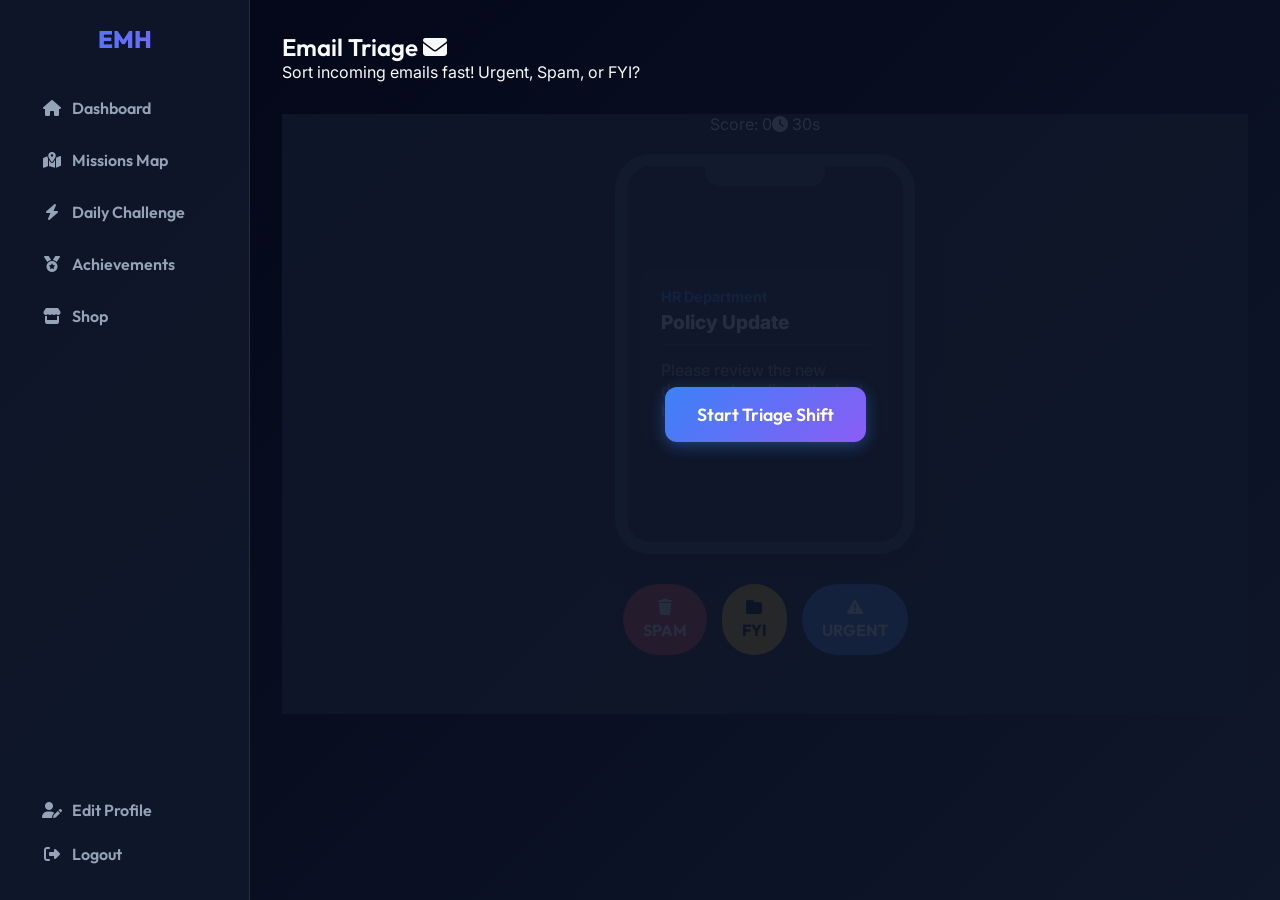
<file: email_triage.html>
<!DOCTYPE html>
<html lang="en">

<head>
    <meta charset="UTF-8">
    <meta name="viewport" content="width=device-width, initial-scale=1.0">
    <title>English Mission Hub - Email Triage</title>
    <link
        href="https://fonts.googleapis.com/css2?family=Outfit:wght@400;600;800;900&family=Inter:wght@400;500;600&display=swap"
        rel="stylesheet">
    <link rel="stylesheet" href="https://cdnjs.cloudflare.com/ajax/libs/font-awesome/6.4.0/css/all.min.css">
    <link rel="stylesheet" href="style.css">
</head>

<body>
    <div id="app-container">
        <div id="screen-email-triage" class="screen active layout-app">
            <aside class="sidebar">
                <div class="sidebar-logo">EMH</div>
                <nav class="sidebar-nav">
                    <button class="nav-item" onclick="navigateTo('dashboard.html')"><i class="fa-solid fa-house"></i>
                        <span>Dashboard</span></button>
                    <button class="nav-item" onclick="navigateTo('map.html')"><i
                            class="fa-solid fa-map-location-dot"></i> <span>Missions Map</span></button>
                    <button class="nav-item" onclick="navigateTo('daily_challenge.html')"><i
                            class="fa-solid fa-bolt"></i> <span>Daily Challenge</span></button>
                    <button class="nav-item" onclick="navigateTo('achievements.html')"><i class="fa-solid fa-medal"></i>
                        <span>Achievements</span></button>
                    <button class="nav-item" onclick="navigateTo('shop.html')"><i class="fa-solid fa-store"></i>
                        <span>Shop</span></button>

                </nav>
                <div class="sidebar-bottom">
                    <button class="nav-item" onclick="navigateTo('settings.html')"><i class="fa-solid fa-user-edit"></i>
                        <span>Edit Profile</span></button>
                    <button class="nav-item text-danger" onclick="logout()"><i
                            class="fa-solid fa-right-from-bracket"></i> <span>Logout</span></button>
                </div>
            </aside>
            <main class="main-content">
                <header class="topbar">
                    <div class="greeting">
                        <h2>Email Triage <i class="fa-solid fa-envelope text-primary"></i></h2>
                        <p>Sort incoming emails fast! Urgent, Spam, or FYI?</p>
                    </div>
                </header>

                <div class="triage-container">
                    <div class="game-hud flex-between">
                        <div class="score-hud">Score: <span id="triage-score">0</span></div>
                        <div class="timer-hud"><i class="fa-solid fa-clock"></i> <span id="triage-timer">30</span>s
                        </div>
                    </div>

                    <div class="phone-frame">
                        <div class="email-card" id="email-card">
                            <div class="email-sender" id="email-sender">HR Department</div>
                            <div class="email-subject" id="email-subject">Policy Update</div>
                            <div class="email-body" id="email-body">Please review the new dress code policy attached
                                before next month.</div>
                        </div>
                    </div>

                    <div class="triage-actions">
                        <button class="btn-triage spam" onclick="sortEmail('spam')"><i class="fa-solid fa-trash"></i>
                            SPAM</button>
                        <button class="btn-triage fyi" onclick="sortEmail('fyi')"><i class="fa-solid fa-folder"></i>
                            FYI</button>
                        <button class="btn-triage urgent" onclick="sortEmail('urgent')"><i
                                class="fa-solid fa-triangle-exclamation"></i> URGENT</button>
                    </div>

                    <div class="start-overlay" id="triage-start-overlay">
                        <button class="btn-primary btn-large pulse-effect" onclick="startTriageGame()">Start Triage
                            Shift</button>
                    </div>
                </div>
            </main>
        </div>
    </div>
    <script src="script.js"></script>
</body>

</html>
</file>
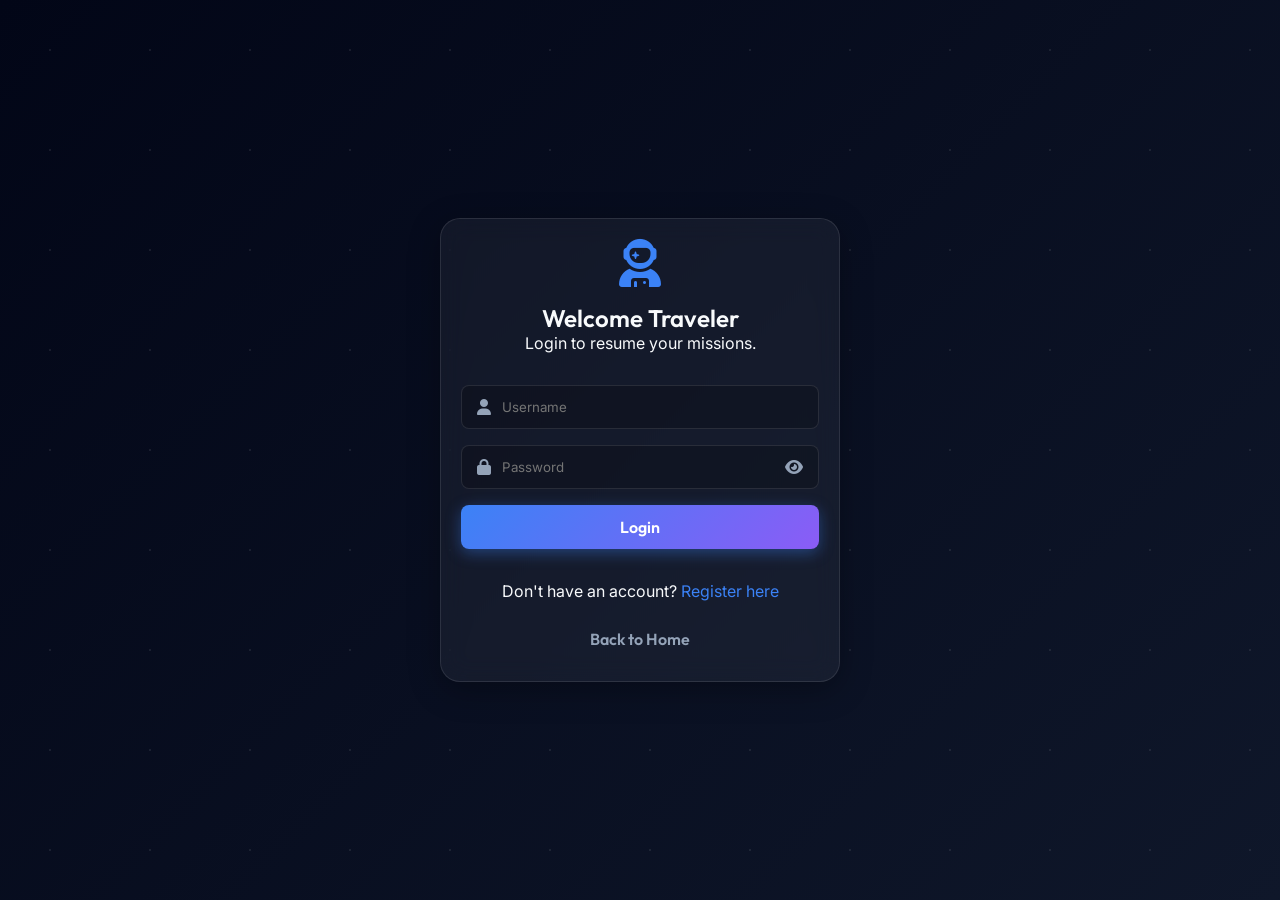
<file: login.html>
<!DOCTYPE html>
<html lang="en">

<head>
    <meta charset="UTF-8">
    <meta name="viewport" content="width=device-width, initial-scale=1.0">
    <title>English Mission Hub - Login</title>
    <link
        href="https://fonts.googleapis.com/css2?family=Outfit:wght@400;600;800;900&family=Inter:wght@400;500;600&display=swap"
        rel="stylesheet">
    <link rel="stylesheet" href="https://cdnjs.cloudflare.com/ajax/libs/font-awesome/6.4.0/css/all.min.css">
    <link rel="stylesheet" href="style.css">
</head>

<body>
    <div id="app-container">
        <!-- 2. LOGIN / REGISTER PAGE -->
        <div id="screen-login" class="screen active">
            <div class="auth-container">
                <div class="glass-card auth-card">
                    <div class="auth-header">
                        <i class="fa-solid fa-user-astronaut fa-3x text-accent"></i>
                        <h2>Welcome Traveler</h2>
                        <p>Login to resume your missions.</p>
                    </div>
                    <form id="login-form" onsubmit="handleLogin(event)">
                        <div class="input-group">
                            <i class="fa-solid fa-user"></i>
                            <input type="text" id="username" placeholder="Username" required>
                        </div>
                        <div class="input-group">
                            <i class="fa-solid fa-lock"></i>
                            <input type="password" id="password" placeholder="Password" required>
                            <i class="fa-solid fa-eye" id="toggle-password"></i>
                        </div>
                        <button type="submit" class="btn-primary btn-full">Login</button>
                    </form>
                    <div class="auth-footer">
                        <p>Don't have an account? <a href="javascript:void(0)" onclick="navigateTo('register.html')"
                                class="text-accent">Register here</a></p>
                        <button class="btn-ghost" onclick="navigateTo('index.html')">Back to Home</button>
                    </div>
                </div>
            </div>
        </div>
    </div>
    <script src="script.js"></script>
</body>

</html>
</file>
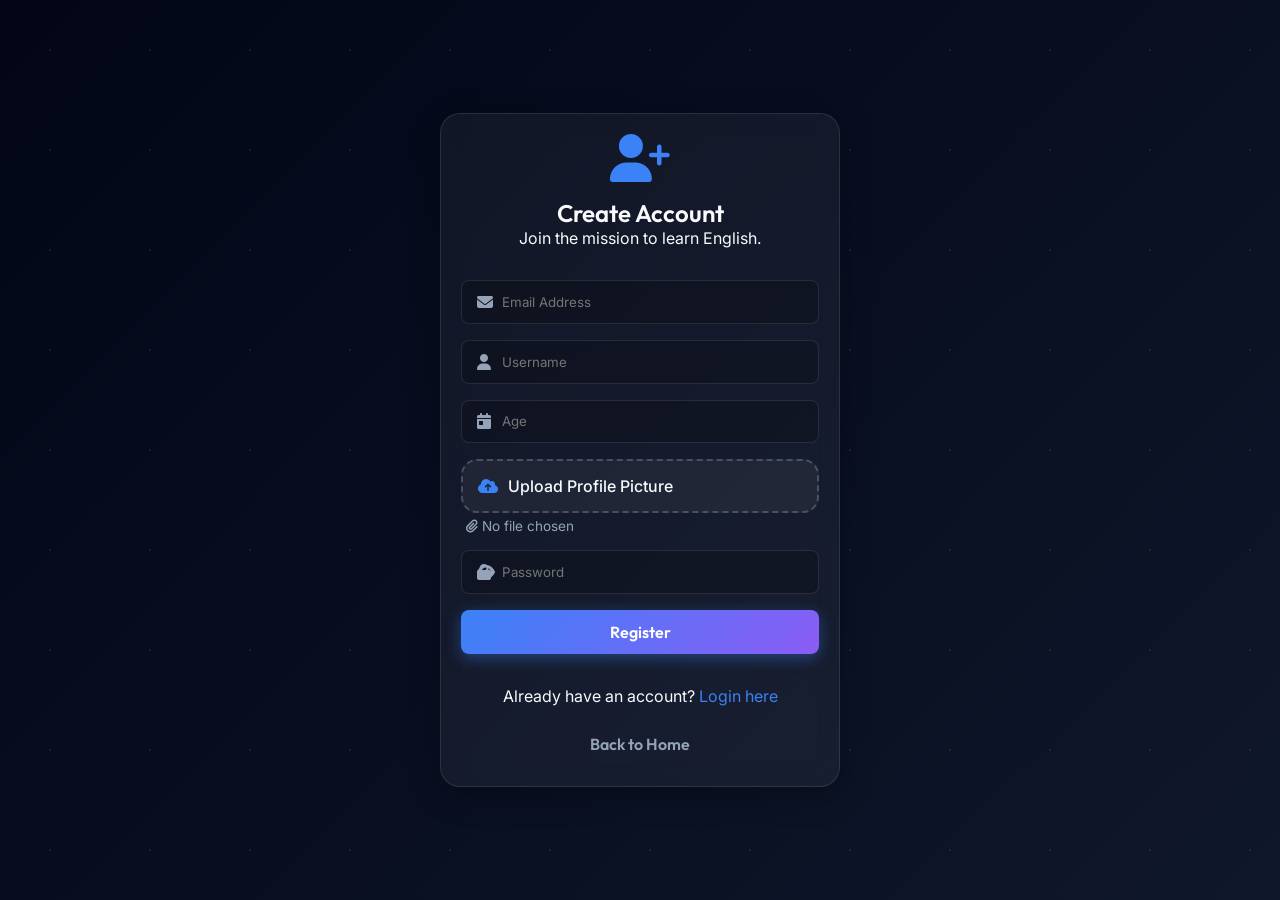
<file: register.html>
<!DOCTYPE html>
<html lang="en">

<head>
    <meta charset="UTF-8">
    <meta name="viewport" content="width=device-width, initial-scale=1.0">
    <title>English Mission Hub - Register</title>
    <link
        href="https://fonts.googleapis.com/css2?family=Outfit:wght@400;600;800;900&family=Inter:wght@400;500;600&display=swap"
        rel="stylesheet">
    <link rel="stylesheet" href="https://cdnjs.cloudflare.com/ajax/libs/font-awesome/6.4.0/css/all.min.css">
    <link rel="stylesheet" href="style.css">
</head>

<body>
    <div id="app-container">
        <!-- REGISTER PAGE -->
        <div id="screen-register" class="screen active">
            <div class="auth-container">
                <div class="glass-card auth-card">
                    <div class="auth-header">
                        <i class="fa-solid fa-user-plus fa-3x text-accent"></i>
                        <h2>Create Account</h2>
                        <p>Join the mission to learn English.</p>
                    </div>
                    <form id="register-form" onsubmit="handleRegister(event)">
                        <div class="input-group">
                            <i class="fa-solid fa-envelope"></i>
                            <input type="email" id="reg-email" placeholder="Email Address" required>
                        </div>
                        <div class="input-group">
                            <i class="fa-solid fa-user"></i>
                            <input type="text" id="reg-username" placeholder="Username" required>
                        </div>
                        <div class="input-group">
                            <i class="fa-solid fa-calendar-day"></i>
                            <input type="number" id="reg-age" placeholder="Age" min="5" max="100" required>
                        </div>
                        <div class="file-upload-wrapper">
                            <label for="reg-profile-pic" class="file-upload-label">
                                <i class="fa-solid fa-cloud-arrow-up text-accent"></i>
                                <span>Upload Profile Picture</span>
                            </label>
                            <input type="file" id="reg-profile-pic" accept="image/*" class="file-upload-input"
                                onchange="updateFileName(this)" required>
                            <div class="file-name-display"><i class="fa-solid fa-paperclip"></i> No file chosen</div>
                        </div>
                        <div class="input-group">
                            <i class="fa-solid fa-lock"></i>
                            <input type="password" id="reg-password" placeholder="Password" required>
                            <i class="fa-solid fa-eye" id="toggle-reg-password"></i>
                        </div>
                        <button type="submit" class="btn-primary btn-full">Register</button>
                    </form>
                    <div class="auth-footer">
                        <p>Already have an account? <a href="javascript:void(0)" onclick="navigateTo('login.html')"
                                class="text-accent">Login here</a></p>
                        <button class="btn-ghost" onclick="navigateTo('index.html')">Back to Home</button>
                    </div>
                </div>
            </div>
        </div>

        <!-- PLACEMENT TEST MODAL -->
        <div id="placement-test-overlay" class="placement-test-overlay">
            <div class="placement-card">
                <div class="pt-icon"><i class="fa-solid fa-graduation-cap"></i></div>
                <h2>Placement Test</h2>
                <p class="pt-subtitle">Answer 5 questions to determine your starting level.</p>

                <div class="pt-progress" id="pt-progress">
                    <div class="pt-dot active"></div>
                    <div class="pt-dot"></div>
                    <div class="pt-dot"></div>
                    <div class="pt-dot"></div>
                    <div class="pt-dot"></div>
                </div>

                <div id="pt-question-area">
                    <div class="pt-question" id="pt-question-text">Loading question...</div>
                    <div class="pt-options" id="pt-options">
                        <!-- Options injected by JS -->
                    </div>
                </div>

                <div id="pt-result-area" class="pt-result" style="display:none;">
                    <h3>🎉 Test Complete!</h3>
                    <p>Your English level is:</p>
                    <div class="pt-level-badge" id="pt-level-badge">Beginner</div>
                    <p class="pt-subtitle" id="pt-result-desc">You'll start at Level 1.</p>
                    <button class="btn-primary btn-full mt-3" onclick="finalizePlacementAndLogin()">
                        <i class="fa-solid fa-rocket"></i> Start Learning!
                    </button>
                </div>
            </div>
        </div>
    </div>
    <script src="script.js"></script>
</body>

</html>
</file>
<file: style.css>
:root {
    /* Colors */
    --bg-dark: #0f172a;
    --bg-darker: #020617;
    --bg-card: rgba(30, 41, 59, 0.7);
    --primary-blue: #3b82f6;
    --primary-purple: #8b5cf6;
    --accent-gold: #fbbf24;
    --text-main: #f8fafc;
    --text-muted: #94a3b8;
    --danger: #ef4444;
    --success: #22c55e;

    /* Typography */
    --font-heading: 'Outfit', sans-serif;
    --font-body: 'Inter', sans-serif;

    /* Effects */
    --glass-border: 1px solid rgba(255, 255, 255, 0.1);
    --glass-shadow: 0 8px 32px 0 rgba(0, 0, 0, 0.37);
    --border-radius: 16px;
    --transition-fast: 0.2s ease;
    --transition-smooth: 0.3s cubic-bezier(0.4, 0, 0.2, 1);
}

html {
    scroll-behavior: smooth;
}

* {
    margin: 0;
    padding: 0;
    box-sizing: border-box;
}

body {
    font-family: var(--font-body);
    background: linear-gradient(135deg, var(--bg-darker) 0%, var(--bg-dark) 100%);
    color: var(--text-main);
    min-height: 100vh;
    overflow-x: hidden;
}

#app-container {
    animation: appFadeIn 0.3s ease-out;
}

@keyframes appFadeIn {
    from {
        opacity: 0;
        transform: translateY(10px);
    }

    to {
        opacity: 1;
        transform: translateY(0);
    }
}

h1,
h2,
h3,
h4,
h5,
h6 {
    font-family: var(--font-heading);
    font-weight: 600;
}

a {
    color: var(--primary-blue);
    text-decoration: none;
    transition: var(--transition-fast);
}

a:hover {
    color: var(--primary-purple);
}

/* Utilities */
.text-accent {
    color: var(--primary-blue);
}

.text-gold {
    color: var(--accent-gold);
}

.text-orange {
    color: #f97316;
}

.text-yellow {
    color: #eab308;
}

.text-danger {
    color: var(--danger);
}

.text-muted {
    color: var(--text-muted);
}

.bg-blue {
    background-color: var(--primary-blue);
}

.fill-accent {
    background: linear-gradient(90deg, var(--primary-blue), var(--primary-purple));
}

.mt-2 {
    margin-top: 1rem;
}

.mt-3 {
    margin-top: 1.5rem;
}

.mt-4 {
    margin-top: 2rem;
}

.flex-between {
    display: flex;
    justify-content: space-between;
    align-items: center;
}

.col-span-2 {
    grid-column: span 2;
}

.text-small {
    font-size: 0.8rem;
}

/* SPA Container */
#app-container {
    width: 100%;
    min-height: 100vh;
    position: relative;
}

.screen {
    display: none;
    width: 100%;
    min-height: 100vh;
    animation: fadeIn var(--transition-smooth);
}

.screen.active {
    display: block;
}

.screen.active.layout-app {
    display: flex;
}

.screen.active.layout-gameplay {
    display: flex;
}

.screen.active.layout-center {
    display: flex;
}

@keyframes fadeIn {
    from {
        opacity: 0;
        transform: translateY(10px);
    }

    to {
        opacity: 1;
        transform: translateY(0);
    }
}

/* Glassmorphism */
.glass-card {
    background: rgba(255, 255, 255, 0.05);
    backdrop-filter: blur(12px);
    -webkit-backdrop-filter: blur(12px);
    border: 1px solid rgba(255, 255, 255, 0.1);
    border-radius: 20px;
    padding: 20px;
    box-shadow: 0 8px 32px 0 rgba(0, 0, 0, 0.3);
    transition: var(--transition-smooth);
}

.glass-card:hover {
    border-color: rgba(255, 255, 255, 0.2);
    box-shadow: 0 12px 40px 0 rgba(0, 0, 0, 0.5);
}

/* Buttons */
button {
    font-family: var(--font-heading);
    cursor: pointer;
    border: none;
    outline: none;
    border-radius: 8px;
    padding: 0.75rem 1.5rem;
    font-size: 1rem;
    font-weight: 600;
    transition: var(--transition-fast);
    display: inline-flex;
    align-items: center;
    justify-content: center;
    gap: 0.5rem;
}

.btn-primary {
    background: linear-gradient(135deg, var(--primary-blue), var(--primary-purple));
    color: white;
    box-shadow: 0 4px 15px rgba(59, 130, 246, 0.4);
}

.btn-primary:hover {
    transform: translateY(-2px);
    box-shadow: 0 6px 20px rgba(139, 92, 246, 0.5);
}

.btn-secondary {
    background: rgba(255, 255, 255, 0.1);
    color: white;
    border: 1px solid rgba(255, 255, 255, 0.2);
}

.btn-secondary:hover {
    background: rgba(255, 255, 255, 0.2);
}

.btn-ghost {
    background: transparent;
    color: var(--text-muted);
}

.btn-ghost:hover {
    color: white;
}

.btn-icon {
    background: rgba(255, 255, 255, 0.1);
    color: white;
    width: 40px;
    height: 40px;
    padding: 0;
    border-radius: 50%;
}

.btn-icon:hover {
    background: rgba(255, 255, 255, 0.2);
}

.btn-large {
    padding: 1rem 2rem;
    font-size: 1.1rem;
    border-radius: 12px;
}

.btn-full {
    width: 100%;
}

/* Inputs */
.input-group {
    position: relative;
    margin-bottom: 1rem;
}

.input-group i {
    position: absolute;
    left: 1rem;
    top: 50%;
    transform: translateY(-50%);
    color: var(--text-muted);
}

.input-group input {
    width: 100%;
    background: rgba(0, 0, 0, 0.2);
    border: 1px solid rgba(255, 255, 255, 0.1);
    color: white;
    padding: 0.8rem 1rem 0.8rem 2.5rem;
    border-radius: 8px;
    font-family: var(--font-body);
    outline: none;
    transition: var(--transition-fast);
}

.input-group input:focus {
    border-color: var(--primary-blue);
    background: rgba(0, 0, 0, 0.4);
}

#toggle-password {
    left: auto;
    right: 1rem;
    cursor: pointer;
}

/* Layouts */
.layout-app {
    display: flex;
    height: 100vh;
}

.layout-center {
    display: flex;
    align-items: center;
    justify-content: center;
}

/* Sidebar */
.sidebar {
    width: 250px;
    background: rgba(15, 23, 42, 0.95);
    border-right: var(--glass-border);
    display: flex;
    flex-direction: column;
    padding: 1.5rem;
    z-index: 10;
}

.sidebar-logo {
    font-family: var(--font-heading);
    font-size: 1.5rem;
    font-weight: 800;
    background: linear-gradient(90deg, var(--primary-blue), var(--primary-purple));
    -webkit-background-clip: text;
    -webkit-text-fill-color: transparent;
    margin-bottom: 2rem;
    text-align: center;
}

.sidebar-nav {
    flex: 1;
    display: flex;
    flex-direction: column;
    gap: 0.5rem;
}

.nav-item {
    background: transparent;
    color: var(--text-muted);
    justify-content: flex-start;
    padding: 0.75rem 1rem;
    font-size: 1rem;
}

.nav-item i {
    width: 24px;
    text-align: center;
}

.nav-item:hover,
.nav-item.active {
    background: rgba(255, 255, 255, 0.05);
    color: white;
}

.nav-item.active {
    color: var(--primary-blue);
    border-right: 3px solid var(--primary-blue);
    border-radius: 8px 0 0 8px;
}

/* Main Content */
.main-content {
    flex: 1;
    overflow-y: auto;
    padding: 2rem;
}

.main-content.no-padding {
    padding: 0;
}

/* Dashboard Specifics */
.topbar {
    display: flex;
    justify-content: space-between;
    align-items: flex-end;
    margin-bottom: 2rem;
}

.user-stats {
    display: flex;
    align-items: center;
    gap: 1rem;
}

.stat-badge {
    background: rgba(255, 255, 255, 0.1);
    padding: 0.5rem 1rem;
    border-radius: 20px;
    font-weight: 600;
    display: flex;
    align-items: center;
    gap: 0.5rem;
}

/* Legacy profile-mini removed to prevent conflicts */

.dashboard-grid {
    display: grid;
    grid-template-columns: repeat(2, 1fr);
    gap: 1.5rem;
}

.progress-bar-container {
    width: 100%;
    height: 12px;
    background: rgba(0, 0, 0, 0.3);
    border-radius: 10px;
    overflow: hidden;
}

.progress-bar-container.mini {
    height: 6px;
}

.progress-bar {
    height: 100%;
    border-radius: 10px;
    transition: width 1s ease-out;
}

.featured-mission {
    display: flex;
    align-items: center;
    gap: 1.5rem;
    background: linear-gradient(135deg, rgba(30, 41, 59, 0.8), rgba(59, 130, 246, 0.1));
}

.mission-icon {
    width: 60px;
    height: 60px;
    border-radius: 16px;
    display: flex;
    align-items: center;
    justify-content: center;
    font-size: 1.5rem;
}

.tags {
    margin-top: 0.5rem;
    display: flex;
    gap: 0.5rem;
}

.tag {
    background: rgba(255, 255, 255, 0.1);
    padding: 2px 8px;
    border-radius: 4px;
    font-size: 0.8rem;
}

/* Landing Page */
.navbar {
    display: flex;
    justify-content: space-between;
    align-items: center;
    padding: 1.5rem 5%;
    position: absolute;
    top: 0;
    width: 100%;
    z-index: 100;
}

.logo {
    font-family: var(--font-heading);
    font-size: 1.5rem;
    font-weight: 800;
}

.nav-links {
    display: flex;
    align-items: center;
    gap: 1.5rem;
}

.hero-section {
    padding: 100px 20px;
    display: flex;
    align-items: center;
    justify-content: space-between;
    max-width: 1200px;
    margin: 0 auto;
    position: relative;
    z-index: 1;
}

/* Animated Gradient Background for Hero */
.hero-section::before {
    content: '';
    position: absolute;
    top: 0;
    left: 50%;
    transform: translateX(-50%);
    width: 100vw;
    height: 100%;
    background: radial-gradient(ellipse at 50% 50%, rgba(30, 27, 75, 0.95) 0%, rgba(9, 9, 11, 0.6) 60%, transparent 100%);
    z-index: -2;
    pointer-events: none;
}

/* Subtle Neon Glows */
.hero-section::after {
    content: '';
    position: absolute;
    top: -20%;
    right: -10%;
    width: 50%;
    height: 50%;
    background: radial-gradient(circle, rgba(56, 189, 248, 0.15) 0%, transparent 70%);
    filter: blur(80px);
    z-index: -1;
    pointer-events: none;
}

@keyframes gradientBG {
    0% {
        background-position: 0% 50%;
    }

    50% {
        background-position: 100% 50%;
    }

    100% {
        background-position: 0% 50%;
    }
}

/* Floating Particles */
.particles-container {
    position: absolute;
    top: 0;
    left: 50%;
    transform: translateX(-50%);
    width: 100vw;
    height: 100%;
    background: radial-gradient(circle at 10% 90%, rgba(168, 85, 247, 0.1) 0%, transparent 50%);
    overflow: hidden;
    z-index: -1;
    pointer-events: none;
}

.particle {
    position: absolute;
    background: rgba(255, 255, 255, 0.5);
    border-radius: 50%;
    animation: floatParticle 8s infinite linear;
}

@keyframes floatParticle {
    0% {
        transform: translateY(0) scale(1);
        opacity: 0;
    }

    50% {
        opacity: 1;
    }

    100% {
        transform: translateY(-100vh) scale(0.5);
        opacity: 0;
    }
}

.hero-content {
    max-width: 600px;
}

.badge-new {
    display: inline-block;
    background: rgba(59, 130, 246, 0.2);
    color: var(--primary-blue);
    padding: 4px 12px;
    border-radius: 20px;
    font-size: 0.9rem;
    font-weight: bold;
    margin-bottom: 1rem;
    border: 1px solid rgba(59, 130, 246, 0.4);
}

.glow-text {
    font-size: 3.5rem;
    line-height: 1.1;
    margin-bottom: 1rem;
    text-shadow: 0 0 40px rgba(59, 130, 246, 0.3);
}

.tagline {
    font-size: 1.2rem;
    color: var(--text-muted);
    margin-bottom: 2rem;
}

.hero-actions {
    display: flex;
    gap: 1rem;
}

.hero-illustration {
    position: relative;
    width: 400px;
    height: 400px;
}

.floating-card {
    position: absolute;
    background: var(--bg-card);
    backdrop-filter: blur(10px);
    padding: 1rem;
    border-radius: 12px;
    border: var(--glass-border);
    font-weight: 600;
    display: flex;
    align-items: center;
    gap: 0.5rem;
    animation: float 6s ease-in-out infinite;
}

.c1 {
    top: 10%;
    right: 10%;
    animation-delay: 0s;
}

.c2 {
    top: 50%;
    left: 0;
    animation-delay: 2s;
}

.c3 {
    bottom: 10%;
    right: 20%;
    animation-delay: 4s;
}

@keyframes float {
    0% {
        transform: translateY(0);
    }

    50% {
        transform: translateY(-20px);
    }

    100% {
        transform: translateY(0);
    }
}

@keyframes pulse {
    0% {
        box-shadow: 0 0 0 0 rgba(59, 130, 246, 0.7);
    }

    70% {
        box-shadow: 0 0 0 15px rgba(59, 130, 246, 0);
    }

    100% {
        box-shadow: 0 0 0 0 rgba(59, 130, 246, 0);
    }
}

.pulse-effect {
    animation: pulse 2s infinite;
}

/* Auth Page */
.auth-container {
    height: 100vh;
    display: flex;
    align-items: center;
    justify-content: center;
    background: url('data:image/svg+xml;utf8,<svg xmlns="http://www.w3.org/2000/svg" width="100" height="100" viewBox="0 0 100 100"><circle cx="50" cy="50" r="1" fill="rgba(255,255,255,0.1)"/></svg>') repeat;
}

.auth-card {
    width: 100%;
    max-width: 400px;
    text-align: center;
}

.auth-header {
    margin-bottom: 2rem;
}

.auth-header h2 {
    margin-top: 1rem;
}

.auth-footer {
    margin-top: 2rem;
    display: flex;
    flex-direction: column;
    gap: 1rem;
}

/* Map Screen */
.map-container {
    width: 100%;
    height: 100vh;
    position: relative;
    background: #0f172a;
    /* Fallback map background */
    overflow: hidden;
}

.map-header {
    position: absolute;
    top: 2rem;
    left: 2rem;
    z-index: 2;
    padding: 1rem 2rem;
}

.map-interactive {
    width: 100%;
    height: 100%;
    position: relative;
    background-color: var(--bg-darker);
    background-image:
        linear-gradient(rgba(59, 130, 246, 0.1) 1px, transparent 1px),
        linear-gradient(90deg, rgba(59, 130, 246, 0.1) 1px, transparent 1px);
    background-size: 50px 50px;
    background-position: center center;
    box-shadow: inset 0 0 150px rgba(0, 0, 0, 0.9);
}

.map-node {
    position: absolute;
    transform: translate(-50%, -50%);
    display: flex;
    flex-direction: column;
    align-items: center;
    gap: 0.5rem;
    cursor: pointer;
    transition: var(--transition-fast);
}

.map-node:hover {
    transform: translate(-50%, -60%);
}

.map-node .node-icon {
    width: 50px;
    height: 50px;
    background: rgba(15, 23, 42, 0.8);
    border: 2px solid var(--text-muted);
    border-radius: 50%;
    display: flex;
    align-items: center;
    justify-content: center;
    font-size: 1.5rem;
    box-shadow: 0 0 15px rgba(0, 0, 0, 0.5);
    transition: all 0.3s cubic-bezier(0.4, 0, 0.2, 1);
}

.map-node.unlocked .node-icon {
    border-color: var(--primary-blue);
    background: rgba(59, 130, 246, 0.2);
    box-shadow: 0 0 20px rgba(59, 130, 246, 0.5);
    color: var(--primary-blue);
}

.map-node:hover .node-icon {
    transform: scale(1.15);
    background: var(--primary-blue);
    color: white;
    box-shadow: 0 0 30px rgba(59, 130, 246, 0.8);
}

.map-node.locked {
    opacity: 0.6;
    cursor: not-allowed;
}

.map-node.locked:hover {
    transform: translate(-50%, -50%);
}

.node-label {
    background: rgba(0, 0, 0, 0.7);
    padding: 4px 12px;
    border-radius: 20px;
    font-size: 0.9rem;
    font-weight: 600;
    backdrop-filter: blur(4px);
    border: 1px solid rgba(255, 255, 255, 0.1);
    opacity: 0.8;
    transition: 0.3s;
}

.map-node:hover .node-label {
    opacity: 1;
    transform: translateY(-5px);
    border-color: var(--primary-blue);
    color: var(--primary-blue);
}

/* Modal Overlay */
.modal-overlay {
    position: fixed;
    top: 0;
    left: 0;
    width: 100%;
    height: 100vh;
    background: rgba(0, 0, 0, 0.8);
    backdrop-filter: blur(5px);
    display: none;
    align-items: center;
    justify-content: center;
    z-index: 1000;
}

.modal-overlay.active {
    display: flex;
}

.mission-detail-card {
    width: 100%;
    max-width: 450px;
    position: relative;
    padding: 0;
    overflow: hidden;
}

.close-btn {
    position: absolute;
    top: 1rem;
    right: 1rem;
    background: rgba(0, 0, 0, 0.5);
    border: none;
    color: white;
    width: 30px;
    height: 30px;
    border-radius: 50%;
    cursor: pointer;
    z-index: 10;
}

.detail-header {
    height: 150px;
    background: linear-gradient(135deg, var(--primary-blue), var(--primary-purple));
    display: flex;
    align-items: center;
    justify-content: center;
}

.detail-icon {
    font-size: 4rem;
    opacity: 0.8;
}

.detail-body {
    padding: 1.5rem;
}

.detail-stats {
    display: flex;
    justify-content: space-between;
    margin-top: 1.5rem;
    background: rgba(0, 0, 0, 0.2);
    padding: 1rem;
    border-radius: 12px;
}

.stat-item {
    display: flex;
    align-items: center;
    gap: 0.5rem;
}

.stat-item i {
    font-size: 1.5rem;
    color: var(--primary-blue);
}

.stat-item small {
    display: block;
    color: var(--text-muted);
}

/* Gameplay Screen */
.layout-gameplay {
    display: flex;
    flex-direction: column;
    height: 100vh;
}

.gameplay-hud {
    display: flex;
    justify-content: space-between;
    align-items: center;
    padding: 1rem 2rem;
    border-radius: 0;
    border-bottom: var(--glass-border);
}

.mission-title-hud {
    flex: 1;
    text-align: center;
}

.gameplay-stats {
    width: 200px;
    display: flex;
    align-items: center;
    gap: 1rem;
}

.gameplay-area {
    flex: 1;
    display: flex;
    flex-direction: column;
    padding: 2rem;
    max-width: 800px;
    margin: 0 auto;
    width: 100%;
    gap: 2rem;
}

.npc-area {
    display: flex;
    gap: 1.5rem;
    align-items: flex-start;
}

.npc-avatar {
    width: 80px;
    height: 80px;
    background: var(--bg-card);
    border-radius: 50%;
    border: 2px solid var(--primary-blue);
}

.chat-bubble {
    background: var(--bg-card);
    padding: 1.5rem;
    border-radius: 0 20px 20px 20px;
    border: var(--glass-border);
    font-size: 1.2rem;
    line-height: 1.5;
    position: relative;
    flex: 1;
}

.chat-bubble::before {
    content: '';
    position: absolute;
    left: -10px;
    top: 0;
    border-top: 15px solid var(--bg-card);
    border-left: 15px solid transparent;
    border-right: 15px solid transparent;
}

.interaction-area {
    flex: 1;
    display: flex;
    flex-direction: column;
    gap: 1rem;
    justify-content: flex-end;
}

.option-btn {
    width: 100%;
    background: rgba(255, 255, 255, 0.05);
    border: 1px solid rgba(255, 255, 255, 0.1);
    color: white;
    text-align: left;
    padding: 1rem;
    border-radius: 12px;
    font-size: 1.1rem;
    cursor: pointer;
    transition: var(--transition-fast);
    font-family: var(--font-body);
    font-weight: 400;
}

.option-btn:hover {
    background: rgba(59, 130, 246, 0.2);
    border-color: var(--primary-blue);
}

.option-btn.correct {
    background: rgba(34, 197, 94, 0.2);
    border-color: var(--success);
}

.option-btn.wrong {
    background: rgba(239, 68, 68, 0.2);
    border-color: var(--danger);
}

/* Result Screen */
.result-card {
    text-align: center;
    max-width: 500px;
    width: 100%;
}

@keyframes bounce {

    0%,
    100% {
        transform: translateY(0);
    }

    50% {
        transform: translateY(-20px);
    }
}

.bounce {
    animation: bounce 2s infinite;
}

.reward-summary {
    display: flex;
    justify-content: space-around;
    background: rgba(0, 0, 0, 0.2);
    padding: 1.5rem;
    border-radius: 12px;
    margin: 2rem 0;
}

.reward-item {
    display: flex;
    flex-direction: column;
    gap: 0.5rem;
}

.reward-item .label {
    color: var(--text-muted);
    font-size: 0.9rem;
}

.reward-item .value {
    font-size: 1.5rem;
    font-weight: 800;
    font-family: var(--font-heading);
}

.feedback-section {
    text-align: left;
}

.feedback-item {
    padding: 1rem;
    border-radius: 8px;
    margin-top: 1rem;
    background: rgba(34, 197, 94, 0.1);
    border: 1px solid rgba(34, 197, 94, 0.3);
}

/* Tone Sorter Challenge */
.tone-sorter-container {
    position: relative;
    height: 500px;
    display: flex;
    flex-direction: column;
    justify-content: space-between;
    overflow: hidden;
}

.drop-area {
    flex: 1;
    position: relative;
    display: flex;
    justify-content: center;
}

.falling-phrase {
    position: absolute;
    top: -50px;
    background: rgba(255, 255, 255, 0.9);
    color: var(--bg-dark);
    padding: 10px 20px;
    border-radius: 20px;
    font-weight: bold;
    font-size: 1.2rem;
    box-shadow: 0 4px 15px rgba(0, 0, 0, 0.3);
    transition: top 0.1s linear, left 0.1s linear;
    z-index: 5;
    cursor: grab;
    user-select: none;
}

.falling-phrase:active {
    cursor: grabbing;
}

.bucket-area {
    display: flex;
    justify-content: space-around;
    padding: 1rem;
    background: rgba(0, 0, 0, 0.3);
    border-radius: 12px;
}

.tone-bucket {
    flex: 1;
    margin: 0 0.5rem;
    background: var(--bg-card);
    border: 2px dashed rgba(255, 255, 255, 0.3);
    border-radius: 12px;
    padding: 1.5rem 1rem;
    text-align: center;
    cursor: pointer;
    transition: var(--transition-fast);
}

.tone-bucket:hover {
    background: rgba(255, 255, 255, 0.1);
    border-color: var(--primary-blue);
    transform: translateY(-5px);
}

.tone-bucket.formal {
    border-color: var(--primary-blue);
    color: var(--primary-blue);
}

.tone-bucket.casual {
    border-color: var(--success);
    color: var(--success);
}

.tone-bucket.slang {
    border-color: var(--danger);
    color: var(--danger);
}

.tone-bucket h4 {
    color: white;
    margin-top: 10px;
}

.start-overlay {
    position: absolute;
    top: 0;
    left: 0;
    right: 0;
    bottom: 0;
    background: rgba(15, 23, 42, 0.9);
    display: flex;
    align-items: center;
    justify-content: center;
    z-index: 10;
}

/* Leaderboard */
.leaderboard-table {
    display: flex;
    flex-direction: column;
    gap: 0.5rem;
}

.lb-row {
    display: grid;
    grid-template-columns: 50px 1fr 100px 100px;
    padding: 1rem;
    background: rgba(255, 255, 255, 0.05);
    border-radius: 8px;
    align-items: center;
}

.lb-header {
    background: transparent;
    color: var(--text-muted);
    font-weight: bold;
    border-bottom: 1px solid rgba(255, 255, 255, 0.1);
    border-radius: 0;
}

.lb-row.top-1 {
    background: linear-gradient(90deg, rgba(251, 191, 36, 0.2), transparent);
    border-left: 4px solid var(--accent-gold);
}

/* Shop */
.shop-grid {
    display: grid;
    grid-template-columns: repeat(auto-fill, minmax(200px, 1fr));
    gap: 1.5rem;
}

.shop-item {
    text-align: center;
    display: flex;
    flex-direction: column;
    align-items: center;
    gap: 1rem;
}

/* Achievements */
.achievements-grid {
    display: grid;
    grid-template-columns: repeat(auto-fill, minmax(300px, 1fr));
    gap: 1.5rem;
}

.achievement-card {
    display: flex;
    align-items: center;
    gap: 1.5rem;
}

.achievement-card.locked {
    opacity: 0.5;
    filter: grayscale(100%);
}

/* Settings Toggle */
.settings-panel {
    max-width: 600px;
}

.setting-row {
    display: flex;
    justify-content: space-between;
    align-items: center;
    padding: 1rem 0;
}

.divider {
    border-color: rgba(255, 255, 255, 0.1);
    margin: 0;
}

.switch {
    position: relative;
    display: inline-block;
    width: 50px;
    height: 24px;
}

.switch input {
    opacity: 0;
    width: 0;
    height: 0;
}

.slider {
    position: absolute;
    cursor: pointer;
    top: 0;
    left: 0;
    right: 0;
    bottom: 0;
    background-color: #ccc;
    transition: .4s;
}

.slider:before {
    position: absolute;
    content: "";
    height: 16px;
    width: 16px;
    left: 4px;
    bottom: 4px;
    background-color: white;
    transition: .4s;
}

input:checked+.slider {
    background-color: var(--primary-blue);
}

input:checked+.slider:before {
    transform: translateX(26px);
}

.slider.round {
    border-radius: 24px;
}

.slider.round:before {
    border-radius: 50%;
}

/* Advanced Gameplay UI */
.control-panel {
    display: grid;
    grid-template-columns: 1fr 1fr;
    gap: 1rem;
    margin-top: 1rem;
}

.toggle-btn {
    background: rgba(255, 255, 255, 0.05);
    border: 1px solid rgba(255, 255, 255, 0.2);
    padding: 1rem;
    border-radius: 8px;
    cursor: pointer;
    text-align: center;
    transition: var(--transition-fast);
}

.toggle-btn.active {
    background: var(--primary-blue);
    border-color: var(--primary-blue);
}

.npc-dialogue-box {
    min-height: 100px;
    display: flex;
    align-items: center;
}

/* Email Triage Game */
.triage-container {
    position: relative;
    height: 600px;
    display: flex;
    flex-direction: column;
    align-items: center;
    overflow: hidden;
}

.phone-frame {
    width: 300px;
    height: 400px;
    background: #111827;
    border: 12px solid #334155;
    border-radius: 36px;
    margin: 20px 0;
    position: relative;
    display: flex;
    justify-content: center;
    align-items: center;
    box-shadow: 0 10px 25px rgba(0, 0, 0, 0.5);
    overflow: hidden;
}

.phone-frame::before {
    content: '';
    position: absolute;
    top: 0;
    width: 120px;
    height: 20px;
    background: #334155;
    border-radius: 0 0 15px 15px;
    z-index: 10;
}

.email-card {
    width: 90%;
    background: var(--bg-card);
    padding: 20px;
    border-radius: 12px;
    box-shadow: 0 4px 15px rgba(0, 0, 0, 0.2);
    transition: var(--transition-fast);
}

.email-sender {
    font-weight: bold;
    color: var(--primary-blue);
    font-size: 0.9rem;
    margin-bottom: 5px;
}

.email-subject {
    font-size: 1.2rem;
    font-weight: 800;
    color: white;
    margin-bottom: 15px;
    border-bottom: 1px solid rgba(255, 255, 255, 0.1);
    padding-bottom: 10px;
}

.email-body {
    font-size: 1rem;
    color: var(--text-muted);
}

.triage-actions {
    display: flex;
    gap: 15px;
    margin-top: 10px;
}

.btn-triage {
    border: none;
    padding: 15px 20px;
    border-radius: 50px;
    font-weight: bold;
    color: white;
    cursor: pointer;
    transition: var(--transition-fast);
    display: flex;
    flex-direction: column;
    align-items: center;
    gap: 5px;
}

.btn-triage.spam {
    background: var(--danger);
}

.btn-triage.fyi {
    background: var(--accent-gold);
    color: #000;
}

.btn-triage.urgent {
    background: var(--primary-blue);
}

.btn-triage:hover {
    transform: scale(1.1);
}

/* Architect Grid Game */
.architect-container {
    display: flex;
    flex-direction: column;
    align-items: center;
    margin-top: 20px;
}

.architect-grid {
    display: grid;
    grid-template-columns: repeat(3, 80px);
    grid-template-rows: repeat(3, 80px);
    gap: 10px;
    background: rgba(255, 255, 255, 0.05);
    padding: 15px;
    border-radius: 12px;
    border: 2px dashed rgba(255, 255, 255, 0.2);
}

.grid-cell {
    background: transparent;
    border: 1px solid rgba(255, 255, 255, 0.1);
    border-radius: 8px;
    display: flex;
    justify-content: center;
    align-items: center;
    color: var(--text-muted);
    font-size: 0.8rem;
    cursor: pointer;
    transition: var(--transition-fast);
}

.grid-cell:hover {
    background: rgba(255, 255, 255, 0.1);
}

.grid-cell.filled {
    color: white;
    font-size: 0.9rem;
    box-shadow: 0 4px 10px rgba(0, 0, 0, 0.3);
}

/* Landing Sections */
.landing-section {
    padding: 80px 20px;
    max-width: 1200px;
    margin: 0 auto;
}

.section-title {
    font-size: 2.5rem;
    margin-bottom: 10px;
}

.features-grid {
    display: grid;
    grid-template-columns: repeat(auto-fit, minmax(300px, 1fr));
    gap: 30px;
    margin-top: 40px;
}

.feature-card {
    padding: 30px;
    text-align: center;
    transition: var(--transition-fast);
}

.feature-card:hover {
    transform: translateY(-10px);
    box-shadow: 0 15px 30px rgba(0, 0, 0, 0.4);
}

.about-container {
    display: flex;
    gap: 40px;
    padding: 40px;
    align-items: center;
    max-width: 900px;
    margin: 0 auto;
}

.about-avatar img {
    width: 200px;
    height: 200px;
    border-radius: 50%;
    border: 4px solid var(--accent-gold);
    background: rgba(255, 255, 255, 0.1);
}

.about-info h2 {
    font-size: 2rem;
}

.about-info h3 {
    font-size: 1.5rem;
    margin-bottom: 10px;
}

.about-desc {
    font-size: 1.1rem;
    line-height: 1.6;
    color: var(--text-muted);
}

.skills .badge {
    padding: 8px 15px;
    font-size: 0.9rem;
}

/* Chemistry Game */
.chemistry-container {
    display: flex;
    flex-direction: column;
    align-items: center;
}

.flask-row {
    display: flex;
    gap: 20px;
    margin-bottom: 20px;
}

.flask {
    width: 40px;
    height: 60px;
    border-radius: 5px 5px 20px 20px;
    border: 3px solid rgba(255, 255, 255, 0.4);
    border-top: 5px solid rgba(255, 255, 255, 0.8);
    cursor: pointer;
    transition: transform 0.3s cubic-bezier(0.175, 0.885, 0.32, 1.275);
    position: relative;
    overflow: hidden;
}

.flask::after {
    content: '';
    position: absolute;
    bottom: 0;
    width: 100%;
    height: 70%;
    background: inherit;
    border-radius: 0 0 15px 15px;
}

.flask-red {
    background: rgba(239, 68, 68, 0.8);
}

.flask-blue {
    background: rgba(59, 130, 246, 0.8);
}

.flask-green {
    background: rgba(34, 197, 94, 0.8);
}

.flask-yellow {
    background: rgba(234, 179, 8, 0.8);
}

.flask:hover {
    transform: scale(1.1);
    box-shadow: 0 0 15px rgba(255, 255, 255, 0.2);
}

.cauldron {
    width: 120px;
    height: 100px;
    background: #111;
    border-radius: 10px 10px 50px 50px;
    border: 4px solid #333;
    position: relative;
    overflow: hidden;
    box-shadow: inset 0 -20px 30px rgba(0, 0, 0, 0.8);
}

.cauldron-liquid {
    position: absolute;
    bottom: 0;
    width: 100%;
    height: 0%;
    background: transparent;
    transition: height 0.5s ease-in-out, background 0.5s ease;
}

/* Animations */
@keyframes fadeInUp {
    from {
        opacity: 0;
        transform: translateY(30px);
    }

    to {
        opacity: 1;
        transform: translateY(0);
    }
}

.fade-in-up {
    animation: fadeInUp 0.8s cubic-bezier(0.165, 0.84, 0.44, 1) forwards;
}

.landing-section,
.hero-content,
.hero-illustration {
    animation: fadeInUp 1s cubic-bezier(0.165, 0.84, 0.44, 1) both;
}

#features {
    animation-delay: 0.2s;
}

#about {
    animation-delay: 0.4s;
}

/* Back to Top */
#back-to-top {
    position: fixed;
    bottom: 30px;
    right: 30px;
    width: 50px;
    height: 50px;
    border-radius: 50%;
    background: var(--primary-blue);
    color: white;
    border: none;
    font-size: 1.2rem;
    cursor: pointer;
    opacity: 0;
    pointer-events: none;
    transform: translateY(20px);
    transition: all 0.3s ease;
    z-index: 1000;
    box-shadow: 0 5px 15px rgba(0, 0, 0, 0.3);
}

#back-to-top.visible {
    opacity: 1;
    pointer-events: auto;
    transform: translateY(0);
}

#back-to-top:hover {
    background: var(--accent-gold);
    transform: translateY(-5px);
}

/* User Profile Topbar Hover */
.profile-mini {
    display: flex;
    align-items: center;
    gap: 8px;
    position: relative;
    padding: 6px 12px 6px 6px;
    border-radius: 50px;
    background: rgba(255, 255, 255, 0.05);
    border: 1px solid rgba(255, 255, 255, 0.1);
    transition: all 0.3s ease;
    cursor: pointer;
}

.profile-mini:hover {
    background: rgba(255, 255, 255, 0.1);
    border-color: rgba(255, 255, 255, 0.2);
}

.profile-mini img {
    z-index: 2;
    position: relative;
    width: 36px;
    height: 36px;
    border-radius: 50%;
    object-fit: cover;
    border: 2px solid var(--accent-gold);
}

.hover-username {
    max-width: 0;
    overflow: hidden;
    white-space: nowrap;
    opacity: 0;
    transition: all 0.4s cubic-bezier(0.175, 0.885, 0.32, 1.275);
    font-weight: 600;
    color: var(--text-light);
    font-size: 0.95rem;
}

.profile-mini:hover .hover-username {
    max-width: 150px;
    opacity: 1;
    padding: 0 8px;
}

.profile-mini .level-indicator {
    display: none;
    /* Hide old level indicator inside the pill for a cleaner look */
}

/* Custom File Upload */
.file-upload-wrapper {
    position: relative;
    width: 100%;
    margin-bottom: 1rem;
    text-align: left;
}

.file-upload-input {
    position: absolute;
    left: 0;
    top: 0;
    width: 100%;
    height: 100%;
    opacity: 0;
    cursor: pointer;
    z-index: 10;
}

.file-upload-label {
    display: flex;
    align-items: center;
    gap: 10px;
    background: rgba(255, 255, 255, 0.05);
    border: 2px dashed rgba(255, 255, 255, 0.2);
    padding: 15px;
    border-radius: var(--border-radius);
    color: var(--text-light);
    transition: all 0.3s;
    font-weight: 500;
}

.file-upload-wrapper:hover .file-upload-label {
    background: rgba(255, 255, 255, 0.1);
    border-color: var(--primary-blue);
    color: var(--primary-blue);
}

.file-name-display {
    font-size: 0.85rem;
    color: var(--text-muted);
    margin-top: 5px;
    padding-left: 5px;
    white-space: nowrap;
    overflow: hidden;
    text-overflow: ellipsis;
}

/* Profile Biodata Modal */
.profile-modal-content {
    max-width: 400px;
    width: 90%;
    padding: 30px;
    border-radius: 20px;
    position: relative;
    background: rgba(15, 23, 42, 0.95);
    border: 1px solid rgba(255, 255, 255, 0.1);
}

.modal-content .close-btn {
    position: absolute;
    top: 15px;
    right: 15px;
    width: 32px;
    height: 32px;
    display: flex;
    align-items: center;
    justify-content: center;
    border-radius: 50%;
    background: rgba(255, 255, 255, 0.05);
    font-size: 1.2rem;
    color: var(--text-muted);
    transition: all 0.2s;
    cursor: pointer;
}

.modal-content .close-btn:hover {
    color: white;
    background: var(--danger-red);
}

.profile-modal-header {
    text-align: center;
    margin-bottom: 25px;
    padding-bottom: 20px;
    border-bottom: 1px solid rgba(255, 255, 255, 0.1);
}

.profile-modal-header img {
    width: 110px;
    height: 110px;
    border-radius: 50%;
    object-fit: cover;
    border: 4px solid var(--accent-gold);
    margin: 0 auto 15px;
    box-shadow: 0 0 20px rgba(250, 204, 21, 0.2);
}

.profile-modal-body {
    display: flex;
    flex-direction: column;
    gap: 15px;
    margin-bottom: 25px;
    text-align: left;
}

.info-row {
    display: flex;
    align-items: center;
    gap: 15px;
    background: rgba(255, 255, 255, 0.03);
    padding: 12px 15px;
    border-radius: 12px;
}

.info-row i {
    font-size: 1.2rem;
    width: 24px;
    text-align: center;
}

.info-row div {
    display: flex;
    flex-direction: column;
}

.info-row small {
    font-size: 0.75rem;
    color: var(--text-muted);
    text-transform: uppercase;
    letter-spacing: 1px;
}

.info-row span {
    font-weight: 600;
    color: var(--text-light);
    font-size: 1.05rem;
}

.profile-modal-stats {
    display: grid;
    grid-template-columns: 1fr 1fr;
    gap: 15px;
}

.stat-box {
    background: rgba(255, 255, 255, 0.05);
    padding: 15px;
    border-radius: 12px;
    text-align: center;
    display: flex;
    flex-direction: column;
    gap: 8px;
    align-items: center;
    border: 1px solid rgba(255, 255, 255, 0.05);
}

.stat-box i {
    font-size: 1.5rem;
}

.stat-box span {
    font-weight: 800;
    font-size: 1.1rem;
}

/* Courier Game */
.courier-grid {
    display: grid;
    grid-template-columns: repeat(4, 60px);
    grid-template-rows: repeat(4, 60px);
    gap: 5px;
    background: rgba(255, 255, 255, 0.05);
    padding: 10px;
    border-radius: 10px;
    border: 2px solid rgba(255, 255, 255, 0.1);
}

.courier-cell {
    background: rgba(255, 255, 255, 0.1);
    border-radius: 5px;
    display: flex;
    align-items: center;
    justify-content: center;
    font-size: 1.5rem;
    cursor: pointer;
    transition: all 0.2s;
    color: rgba(255, 255, 255, 0.2);
}

.courier-cell:hover {
    background: rgba(255, 255, 255, 0.2);
}

.start-node {
    background: var(--primary-blue) !important;
    color: white;
}

.path-node {
    background: var(--accent-gold) !important;
    color: var(--bg-dark);
    transform: scale(0.95);
    box-shadow: 0 0 10px var(--accent-gold);
}

/* Modals */
.modal-overlay {
    position: fixed;
    top: 0;
    left: 0;
    width: 100vw;
    height: 100vh;
    background: rgba(0, 0, 0, 0.7);
    backdrop-filter: blur(5px);
    z-index: 2000;
    display: flex;
    align-items: center;
    justify-content: center;
    opacity: 0;
    pointer-events: none;
    transition: opacity 0.4s ease;
}

.modal-overlay.show {
    opacity: 1;
    pointer-events: auto;
}

.modal-content {
    position: relative;
    transform: scale(0.8);
    transition: transform 0.4s cubic-bezier(0.175, 0.885, 0.32, 1.275);
    max-height: 90vh;
    overflow-y: auto;
}

.modal-overlay.show .modal-content {
    transform: scale(1);
}

/* =============================================
   TIME-ATTACK MODE
   ============================================= */
.timer-display {
    display: flex;
    align-items: center;
    gap: 8px;
    background: rgba(59, 130, 246, 0.15);
    border: 1px solid rgba(59, 130, 246, 0.3);
    padding: 6px 16px;
    border-radius: 30px;
    font-family: var(--font-heading);
    font-weight: 800;
    font-size: 1.2rem;
    color: var(--primary-blue);
    transition: all 0.3s ease;
    min-width: 100px;
    justify-content: center;
}

.timer-display i {
    font-size: 0.9rem;
}

.timer-display.timer-critical {
    background: rgba(239, 68, 68, 0.2);
    border-color: rgba(239, 68, 68, 0.6);
    color: var(--danger);
    animation: timerBlink 0.5s ease-in-out infinite;
    box-shadow: 0 0 20px rgba(239, 68, 68, 0.3);
}

@keyframes timerBlink {
    0%, 100% { opacity: 1; transform: scale(1); }
    50% { opacity: 0.4; transform: scale(1.05); }
}

.timer-display.timer-bonus {
    animation: timerBonus 0.4s ease-out;
    color: var(--success);
    border-color: var(--success);
}

@keyframes timerBonus {
    0% { transform: scale(1); }
    50% { transform: scale(1.2); box-shadow: 0 0 25px rgba(34, 197, 94, 0.5); }
    100% { transform: scale(1); }
}

.timer-display.timer-penalty {
    animation: timerPenalty 0.4s ease-out;
}

@keyframes timerPenalty {
    0% { transform: translateX(0); }
    20% { transform: translateX(-6px); }
    40% { transform: translateX(6px); }
    60% { transform: translateX(-4px); }
    80% { transform: translateX(4px); }
    100% { transform: translateX(0); }
}

.mode-toggle-container {
    display: flex;
    gap: 6px;
    margin-left: 10px;
}

.mode-toggle-btn {
    padding: 4px 12px;
    font-size: 0.75rem;
    border-radius: 20px;
    background: rgba(255, 255, 255, 0.05);
    border: 1px solid rgba(255, 255, 255, 0.15);
    color: var(--text-muted);
    cursor: pointer;
    transition: all 0.2s;
    font-family: var(--font-heading);
    font-weight: 600;
}

.mode-toggle-btn.active {
    background: linear-gradient(135deg, var(--primary-blue), var(--primary-purple));
    border-color: transparent;
    color: white;
    box-shadow: 0 2px 10px rgba(59, 130, 246, 0.3);
}

.mode-toggle-btn:hover:not(.active) {
    background: rgba(255, 255, 255, 0.1);
    color: white;
}

/* =============================================
   FLASHCARD 3D FLIP
   ============================================= */
.flashcard-section {
    margin-top: 1rem;
    padding: 1.5rem;
}

.flashcard-section h3 {
    margin-bottom: 1rem;
    display: flex;
    align-items: center;
    gap: 8px;
}

.flashcard-container {
    perspective: 1200px;
    width: 100%;
    max-width: 400px;
    height: 250px;
    position: relative;
    cursor: pointer;
    margin: 0 auto;
}

.flashcard {
    width: 100%;
    height: 100%;
    position: relative;
    transform-style: preserve-3d;
    transition: transform 0.6s cubic-bezier(0.4, 0, 0.2, 1);
}

.flashcard.flipped {
    transform: rotateY(180deg);
}

.flashcard-front,
.flashcard-back {
    position: absolute;
    width: 100%;
    height: 100%;
    backface-visibility: hidden;
    -webkit-backface-visibility: hidden;
    border-radius: 20px;
    display: flex;
    flex-direction: column;
    align-items: center;
    justify-content: center;
    padding: 2rem;
    text-align: center;
    border: 1px solid rgba(255, 255, 255, 0.1);
    box-shadow: 0 8px 32px rgba(0, 0, 0, 0.3);
}

.flashcard-front {
    background: linear-gradient(135deg, rgba(59, 130, 246, 0.15), rgba(139, 92, 246, 0.15));
    border-color: rgba(59, 130, 246, 0.3);
}

.flashcard-front .fc-word {
    font-family: var(--font-heading);
    font-size: 2.2rem;
    font-weight: 800;
    background: linear-gradient(135deg, var(--primary-blue), var(--primary-purple));
    -webkit-background-clip: text;
    -webkit-text-fill-color: transparent;
    margin-bottom: 0.5rem;
}

.flashcard-front .fc-category {
    font-size: 0.85rem;
    color: var(--text-muted);
    background: rgba(255, 255, 255, 0.05);
    padding: 4px 12px;
    border-radius: 12px;
    margin-bottom: 1rem;
}

.flashcard-front .fc-hint {
    font-size: 0.8rem;
    color: var(--text-muted);
    opacity: 0.6;
    margin-top: auto;
}

.flashcard-front .fc-hint i {
    margin-right: 4px;
}

.flashcard-back {
    background: linear-gradient(135deg, rgba(139, 92, 246, 0.2), rgba(59, 130, 246, 0.1));
    border-color: rgba(139, 92, 246, 0.3);
    transform: rotateY(180deg);
}

.flashcard-back .fc-meaning {
    font-family: var(--font-heading);
    font-size: 1.6rem;
    font-weight: 700;
    color: var(--accent-gold);
    margin-bottom: 1rem;
}

.flashcard-back .fc-example {
    font-size: 0.95rem;
    color: var(--text-muted);
    font-style: italic;
    line-height: 1.5;
    background: rgba(0, 0, 0, 0.2);
    padding: 12px 16px;
    border-radius: 12px;
    border-left: 3px solid var(--primary-purple);
}

.flashcard-nav {
    display: flex;
    align-items: center;
    justify-content: center;
    gap: 1.5rem;
    margin-top: 1.5rem;
}

.flashcard-nav .fc-counter {
    font-size: 0.9rem;
    color: var(--text-muted);
    font-weight: 600;
}

.flashcard-nav button {
    width: 44px;
    height: 44px;
    border-radius: 50%;
    background: rgba(255, 255, 255, 0.08);
    border: 1px solid rgba(255, 255, 255, 0.15);
    color: white;
    font-size: 1.1rem;
    padding: 0;
    cursor: pointer;
    transition: all 0.2s;
}

.flashcard-nav button:hover {
    background: var(--primary-blue);
    border-color: var(--primary-blue);
    transform: scale(1.1);
}

/* =============================================
   PLACEMENT TEST MODAL
   ============================================= */
.placement-test-overlay {
    position: fixed;
    inset: 0;
    background: rgba(2, 6, 23, 0.95);
    backdrop-filter: blur(10px);
    display: flex;
    align-items: center;
    justify-content: center;
    z-index: 3000;
    opacity: 0;
    pointer-events: none;
    transition: opacity 0.4s ease;
}

.placement-test-overlay.show {
    opacity: 1;
    pointer-events: auto;
}

.placement-card {
    width: 90%;
    max-width: 520px;
    background: rgba(15, 23, 42, 0.98);
    border: 1px solid rgba(255, 255, 255, 0.1);
    border-radius: 24px;
    padding: 2.5rem;
    text-align: center;
    transform: scale(0.85) translateY(30px);
    transition: transform 0.5s cubic-bezier(0.175, 0.885, 0.32, 1.275);
    box-shadow: 0 25px 60px rgba(0, 0, 0, 0.5);
}

.placement-test-overlay.show .placement-card {
    transform: scale(1) translateY(0);
}

.placement-card .pt-icon {
    width: 70px;
    height: 70px;
    margin: 0 auto 1rem;
    background: linear-gradient(135deg, var(--primary-blue), var(--primary-purple));
    border-radius: 50%;
    display: flex;
    align-items: center;
    justify-content: center;
    font-size: 2rem;
}

.placement-card h2 {
    margin-bottom: 0.5rem;
}

.placement-card .pt-subtitle {
    color: var(--text-muted);
    margin-bottom: 1.5rem;
}

.pt-progress {
    display: flex;
    align-items: center;
    gap: 8px;
    margin-bottom: 1.5rem;
    justify-content: center;
}

.pt-progress .pt-dot {
    width: 10px;
    height: 10px;
    border-radius: 50%;
    background: rgba(255, 255, 255, 0.15);
    transition: all 0.3s;
}

.pt-progress .pt-dot.active {
    background: var(--primary-blue);
    box-shadow: 0 0 8px rgba(59, 130, 246, 0.5);
    transform: scale(1.2);
}

.pt-progress .pt-dot.done {
    background: var(--success);
}

.pt-question {
    font-size: 1.15rem;
    font-weight: 600;
    margin-bottom: 1.5rem;
    line-height: 1.5;
    text-align: left;
    padding: 1rem;
    background: rgba(255, 255, 255, 0.03);
    border-radius: 12px;
    border-left: 3px solid var(--primary-blue);
}

.pt-options {
    display: flex;
    flex-direction: column;
    gap: 0.6rem;
    margin-bottom: 1rem;
}

.pt-option {
    background: rgba(255, 255, 255, 0.05);
    border: 1px solid rgba(255, 255, 255, 0.1);
    padding: 0.9rem 1.2rem;
    border-radius: 12px;
    text-align: left;
    cursor: pointer;
    transition: all 0.2s;
    font-family: var(--font-body);
    font-size: 0.95rem;
    color: var(--text-main);
}

.pt-option:hover {
    background: rgba(59, 130, 246, 0.15);
    border-color: var(--primary-blue);
    transform: translateX(4px);
}

.pt-option.selected {
    background: rgba(59, 130, 246, 0.2);
    border-color: var(--primary-blue);
    color: white;
}

.pt-option.correct {
    background: rgba(34, 197, 94, 0.2);
    border-color: var(--success);
}

.pt-option.wrong {
    background: rgba(239, 68, 68, 0.2);
    border-color: var(--danger);
}

.pt-result {
    text-align: center;
}

.pt-result .pt-level-badge {
    display: inline-block;
    padding: 8px 24px;
    border-radius: 30px;
    font-family: var(--font-heading);
    font-weight: 800;
    font-size: 1.3rem;
    margin: 1rem 0;
    background: linear-gradient(135deg, var(--primary-blue), var(--primary-purple));
    box-shadow: 0 4px 20px rgba(59, 130, 246, 0.4);
}

/* =============================================
   ANALYTICS CARD (DASHBOARD)
   ============================================= */
.analytics-card {
    padding: 1.5rem;
    position: relative;
}

.analytics-card h3 {
    display: flex;
    align-items: center;
    gap: 8px;
    margin-bottom: 1rem;
}

.analytics-card h3 i {
    color: var(--primary-blue);
}

.chart-wrapper {
    position: relative;
    width: 100%;
    max-height: 280px;
}

.chart-wrapper canvas {
    width: 100% !important;
    max-height: 280px;
}

.analytics-subtitle {
    font-size: 0.85rem;
    color: var(--text-muted);
    margin-bottom: 1rem;
}

/* =============================================
   MAP NODE LOCK ENHANCEMENTS
   ============================================= */
.map-node.locked .node-icon {
    border-color: rgba(255, 255, 255, 0.15);
    background: rgba(15, 23, 42, 0.6);
    color: rgba(255, 255, 255, 0.2);
}

.map-node.locked .node-label {
    opacity: 0.4;
}

.map-node.locked::after {
    content: '\f023';
    font-family: 'Font Awesome 6 Free';
    font-weight: 900;
    position: absolute;
    top: -5px;
    right: -5px;
    background: rgba(239, 68, 68, 0.8);
    color: white;
    width: 22px;
    height: 22px;
    border-radius: 50%;
    display: flex;
    align-items: center;
    justify-content: center;
    font-size: 0.6rem;
    border: 2px solid var(--bg-darker);
}

/* Responsive */
@media (max-width: 768px) {
    .layout-app {
        flex-direction: column;
    }

    .sidebar {
        width: 100%;
        height: auto;
        flex-direction: row;
        justify-content: space-between;
        align-items: center;
        padding: 1rem;
        border-right: none;
        border-bottom: var(--glass-border);
    }

    .sidebar-logo {
        margin-bottom: 0;
    }

    .sidebar-nav {
        flex-direction: row;
        overflow-x: auto;
    }

    .nav-item span {
        display: none;
        /* Hide text on mobile */
    }

    .nav-item.active {
        border-right: none;
        border-bottom: 3px solid var(--primary-blue);
        border-radius: 8px 8px 0 0;
    }

    .dashboard-grid {
        grid-template-columns: 1fr;
    }

    .hero-section {
        flex-direction: column;
        justify-content: center;
        text-align: center;
    }

    .hero-actions {
        justify-content: center;
    }

    .hero-illustration {
        display: none;
        /* Hide on small screens for simplicity */
    }

    .navbar .nav-links a {
        display: none;
        /* Hide links on mobile */
    }
}

/* --- COSMETICS --- */
.border-gold {
    border: 3px solid #fbbf24 !important;
    box-shadow: 0 0 15px rgba(251, 191, 36, 0.6) !important;
}

body.theme-diamond {
    --primary-blue: #06b6d4;
    --primary-purple: #3b82f6;
    background: linear-gradient(135deg, #0f172a 0%, #082f49 100%);
}

body.theme-diamond .glass-card {
    background: rgba(6, 182, 212, 0.05);
    border-color: rgba(6, 182, 212, 0.2);
}

body.theme-neon {
    --primary-blue: #a855f7;
    --primary-purple: #ec4899;
    --accent-gold: #f472b6;
    background: linear-gradient(135deg, #2e1065 0%, #1e1b4b 100%);
}

body.theme-neon .glass-card {
    background: rgba(168, 85, 247, 0.05);
    border-color: rgba(168, 85, 247, 0.2);
}

body.theme-emerald {
    --primary-blue: #10b981;
    --primary-purple: #059669;
    --accent-gold: #a7f3d0;
    background: linear-gradient(135deg, #064e3b 0%, #022c22 100%);
}

body.theme-emerald .glass-card {
    background: rgba(16, 185, 129, 0.05);
    border-color: rgba(16, 185, 129, 0.2);
}

body.theme-sunset {
    --primary-blue: #f97316;
    --primary-purple: #ef4444;
    --accent-gold: #fde047;
    background: linear-gradient(135deg, #7c2d12 0%, #450a0a 100%);
}

body.theme-sunset .glass-card {
    background: rgba(249, 115, 22, 0.05);
    border-color: rgba(249, 115, 22, 0.2);
}

.border-diamond {
    border: 3px solid #06b6d4 !important;
    box-shadow: 0 0 15px rgba(6, 182, 212, 0.8), inset 0 0 10px rgba(6, 182, 212, 0.5) !important;
}

@keyframes fireBorder {
    0% { border-color: #ef4444; box-shadow: 0 0 15px #ef4444; }
    50% { border-color: #f97316; box-shadow: 0 0 25px #f97316; }
    100% { border-color: #ef4444; box-shadow: 0 0 15px #ef4444; }
}

.border-fire {
    border: 3px solid #ef4444 !important;
    animation: fireBorder 1.5s infinite alternate;
}

/* --- NEW SHOP & ACHIEVEMENT UI --- */
.shop-category-header {
    width: 100%;
    margin-top: 2rem;
    margin-bottom: 1rem;
    padding-bottom: 0.5rem;
    border-bottom: 1px solid rgba(255, 255, 255, 0.1);
    display: flex;
    align-items: center;
    gap: 10px;
    font-size: 1.25rem;
    color: var(--primary-blue);
}

.shop-grid {
    display: grid;
    grid-template-columns: repeat(auto-fill, minmax(220px, 1fr));
    gap: 1.5rem;
    margin-bottom: 2rem;
}

.shop-item {
    transition: transform 0.3s ease, box-shadow 0.3s ease;
    display: flex;
    flex-direction: column;
    align-items: center;
    text-align: center;
    padding: 1.5rem;
}

.shop-item:hover {
    transform: translateY(-5px);
    box-shadow: 0 10px 25px rgba(0, 0, 0, 0.5);
}

.shop-item .item-icon {
    margin-bottom: 1rem;
}

.shop-item h3 {
    margin-bottom: 0.5rem;
    font-size: 1.1rem;
}

.shop-item p {
    font-size: 0.85rem;
    color: var(--text-muted);
    flex-grow: 1;
    margin-bottom: 1rem;
}

/* Achievement Animation */
@keyframes slideInGlow {
    0% { transform: translate(-50%, -50%) scale(0.5); opacity: 0; }
    50% { transform: translate(-50%, -50%) scale(1.08); opacity: 1; box-shadow: 0 0 40px rgba(59, 130, 246, 0.8); }
    100% { transform: translate(-50%, -50%) scale(1); opacity: 1; box-shadow: 0 0 20px rgba(59, 130, 246, 0.5); }
}

.achievement-popup {
    position: fixed;
    top: 50%;
    left: 50%;
    transform: translate(-50%, -50%);
    background: linear-gradient(135deg, rgba(30, 41, 59, 0.95), rgba(15, 23, 42, 0.95));
    border: 2px solid var(--primary-blue);
    border-radius: 20px;
    padding: 20px 30px;
    display: flex;
    align-items: center;
    gap: 20px;
    z-index: 10000;
    backdrop-filter: blur(10px);
    animation: slideInGlow 0.6s cubic-bezier(0.175, 0.885, 0.32, 1.275) forwards;
}

.achievement-popup-icon {
    font-size: 2.5rem;
    color: var(--accent-gold);
    text-shadow: 0 0 15px rgba(251, 191, 36, 0.6);
}

.achievement-popup-content h4 {
    margin: 0 0 5px 0;
    color: white;
    font-size: 1.2rem;
}

.achievement-popup-content p {
    margin: 0;
    color: var(--text-muted);
    font-size: 0.9rem;
}

/* Achievements Grid */
.achievements-grid {
    display: grid;
    grid-template-columns: repeat(auto-fill, minmax(280px, 1fr));
    gap: 1.5rem;
}

.achievement-card {
    display: flex;
    align-items: center;
    gap: 15px;
    padding: 1.5rem;
    transition: all 0.3s ease;
}

.achievement-card.locked {
    opacity: 0.5;
    filter: grayscale(100%);
}

.achievement-card.unlocked {
    border-color: var(--accent-gold);
    box-shadow: 0 4px 15px rgba(251, 191, 36, 0.1);
}

.achievement-card.unlocked i {
    color: var(--accent-gold);
    text-shadow: 0 0 10px rgba(251, 191, 36, 0.5);
}
</file>
